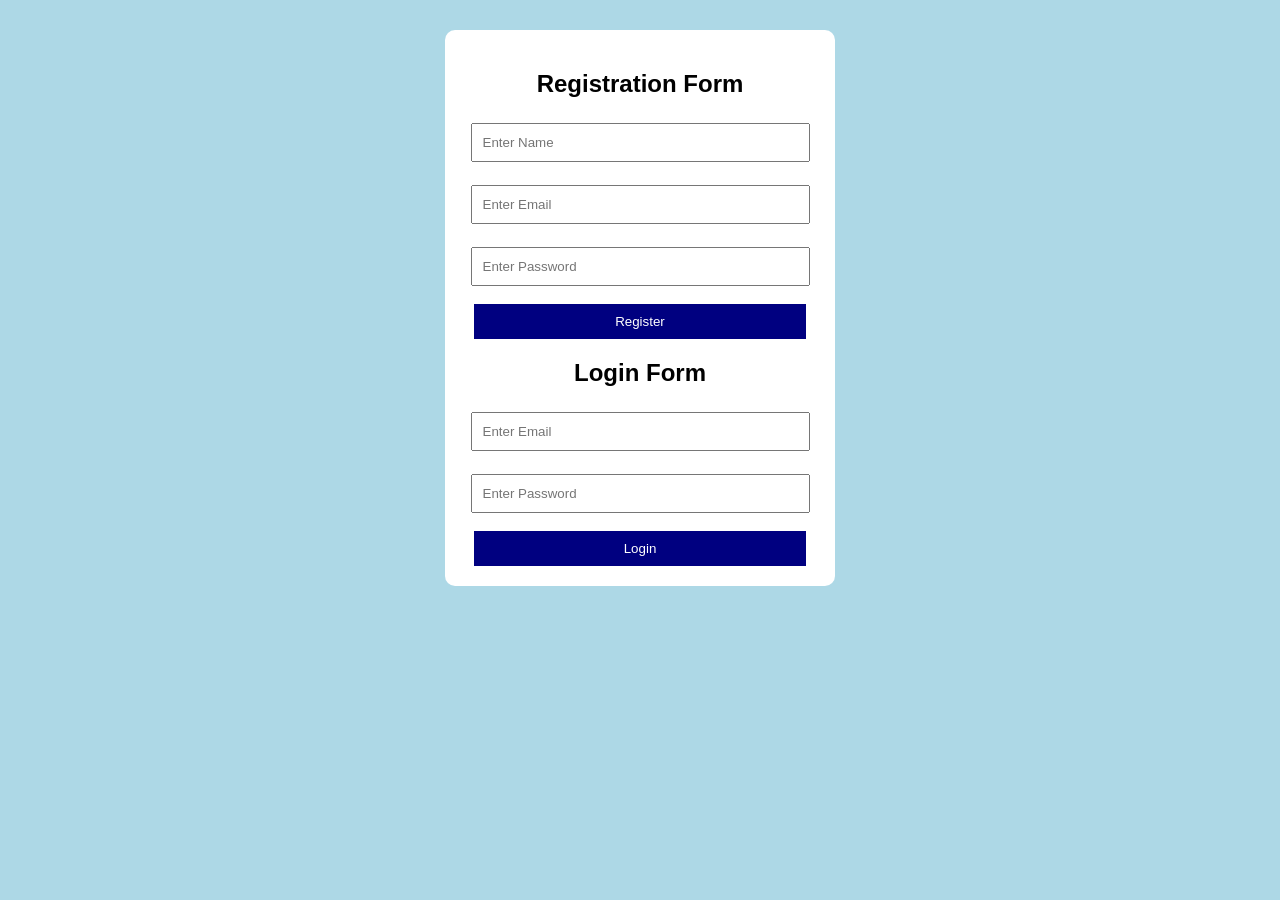
<file: client-side-form-validation/index.html>
<!DOCTYPE html>
<html>
<head>
    <title>Form Validation</title>
    <link rel="stylesheet" href="style.css">
</head>
<body>

<div class="container">
    <h2>Registration Form</h2>

    <form id="registerForm">
        <input type="text" id="name" placeholder="Enter Name">
        <p id="nameError"></p>

        <input type="text" id="email" placeholder="Enter Email">
        <p id="emailError"></p>

        <input type="password" id="password" placeholder="Enter Password">
        <p id="passwordError"></p>

        <button type="submit">Register</button>
    </form>

    <h2>Login Form</h2>

    <form id="loginForm">
        <input type="text" id="loginEmail" placeholder="Enter Email">
        <p id="loginEmailError"></p>

        <input type="password" id="loginPassword" placeholder="Enter Password">
        <p id="loginPasswordError"></p>

        <button type="submit">Login</button>
    </form>
</div>

<script src="script.js"></script>
</body>
</html>
</file>
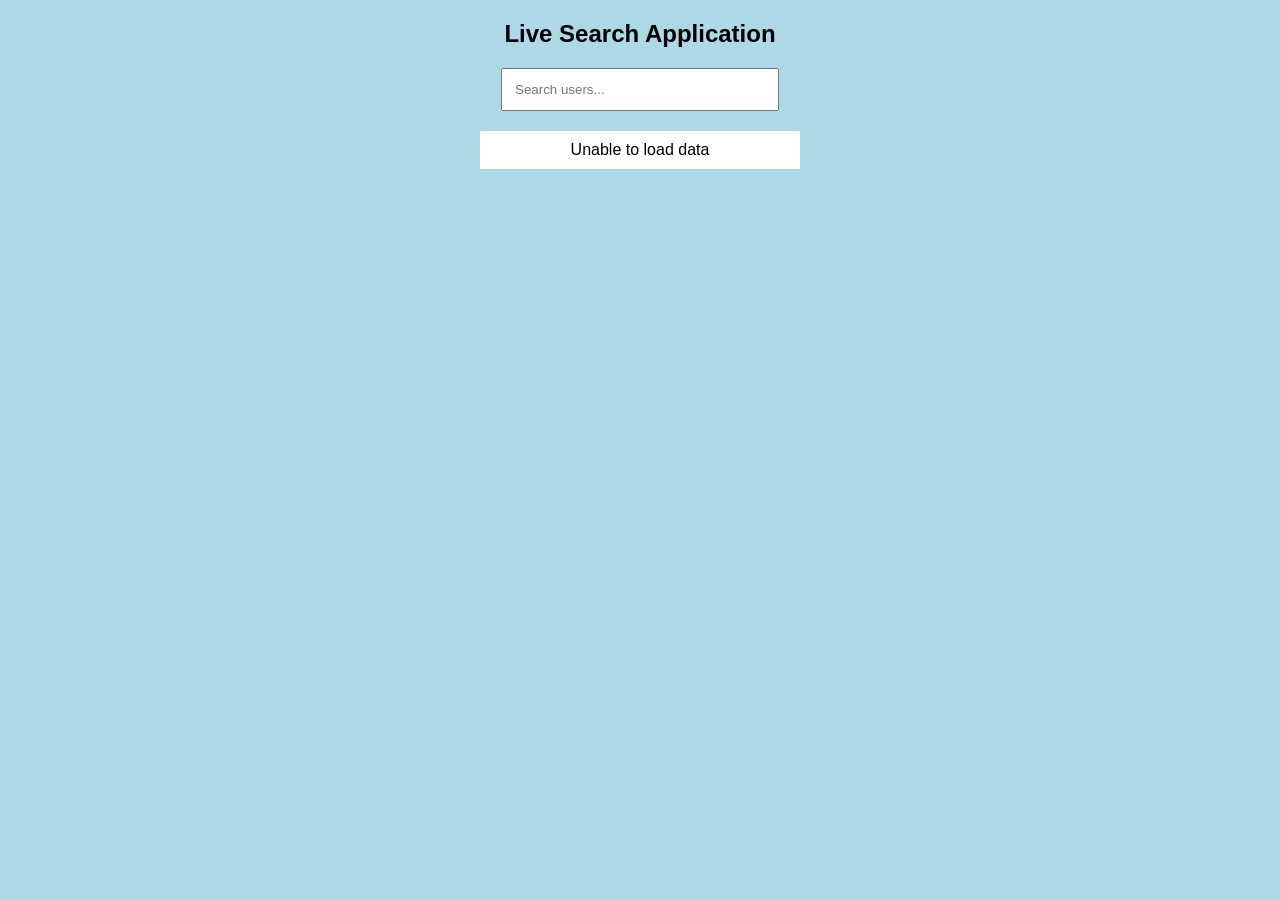
<file: live-search/index.html>
<!DOCTYPE html>
<html>
<head>
    <title>Live Search</title>
    <link rel="stylesheet" href="style.css">
</head>
<body>

<h2>Live Search Application</h2>

<input type="text" id="search" placeholder="Search users...">

<div id="results"></div>

<script src="script.js"></script>
</body>
</html>
</file>
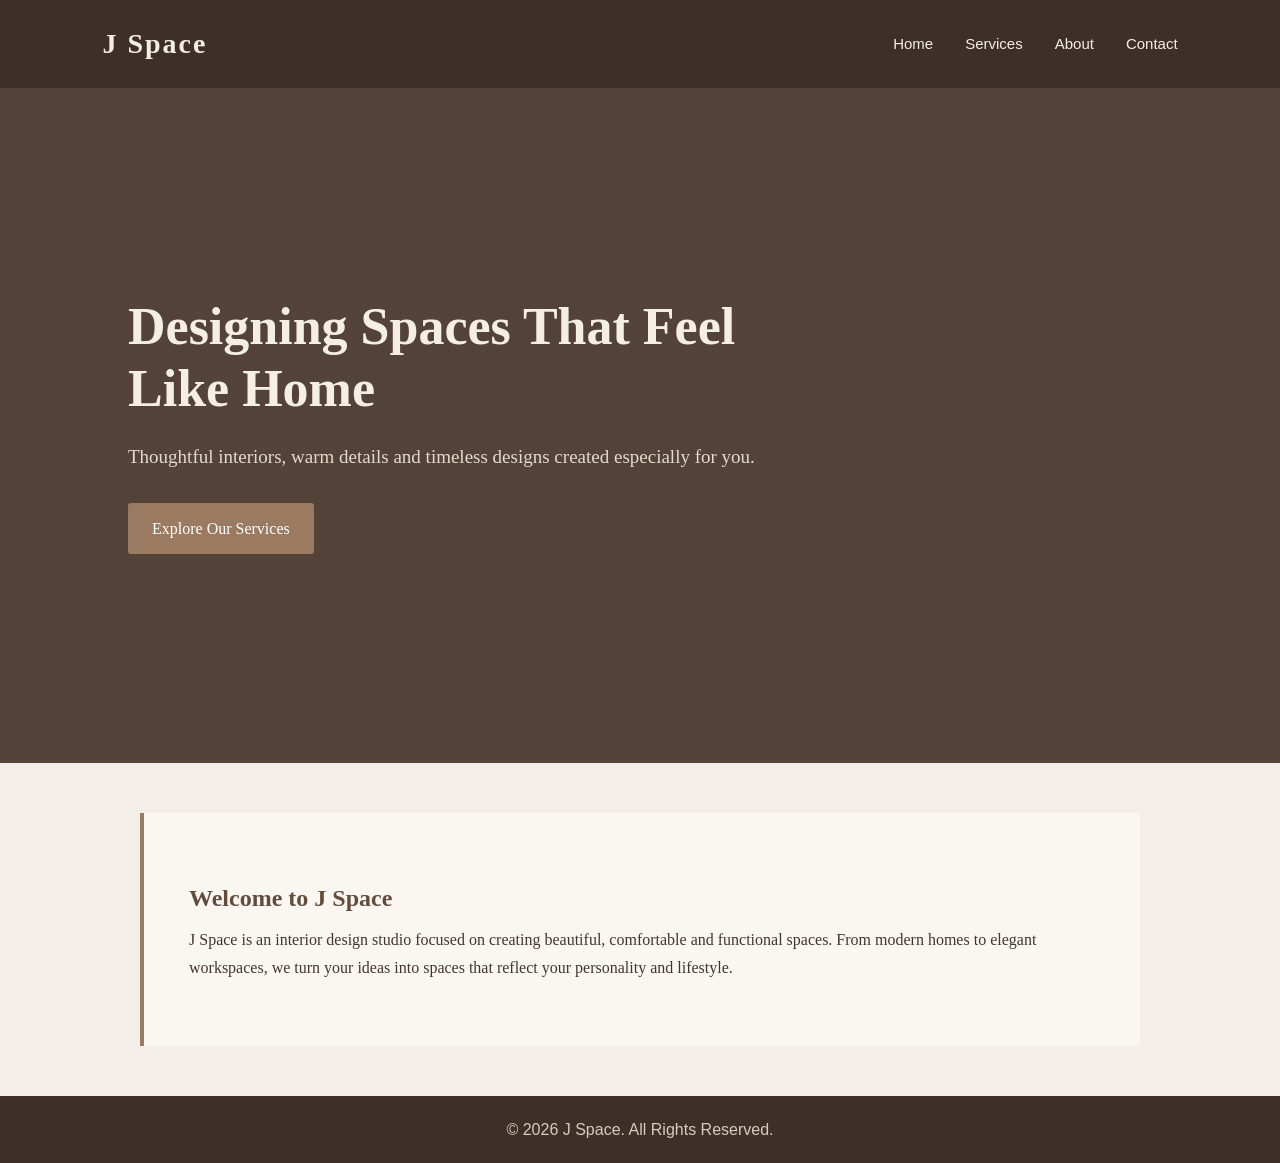
<file: Multi-page business/index.html>
<!DOCTYPE html>
<html lang="en">
<head>
    <meta charset="UTF-8">
    <meta name="viewport" content="width=device-width, initial-scale=1.0">
    <title>Home - J Space</title>
    <link rel="stylesheet" href="style.css">
</head>
<body>

<header>
    <div class="logo">J Space</div>
    <nav>
        <a href="index.html">Home</a>
        <a href="services.html">Services</a>
        <a href="about.html">About</a>
        <a href="contact.html">Contact</a>
    </nav>
</header>

<main>
    <section class="hero">
        <div>
            <h1>Designing Spaces That Feel Like Home</h1>
            <p>
                Thoughtful interiors, warm details and timeless designs
                created especially for you.
            </p>
            <a href="services.html" class="btn">Explore Our Services</a>
        </div>
    </section>

    <section class="content">
        <h2>Welcome to J Space</h2>
        <p>
            J Space is an interior design studio focused on creating
            beautiful, comfortable and functional spaces. From modern
            homes to elegant workspaces, we turn your ideas into spaces
            that reflect your personality and lifestyle.
        </p>
    </section>
</main>

<footer>
    <p>&copy; 2026 J Space. All Rights Reserved.</p>
</footer>

</body>
</html>
</file>
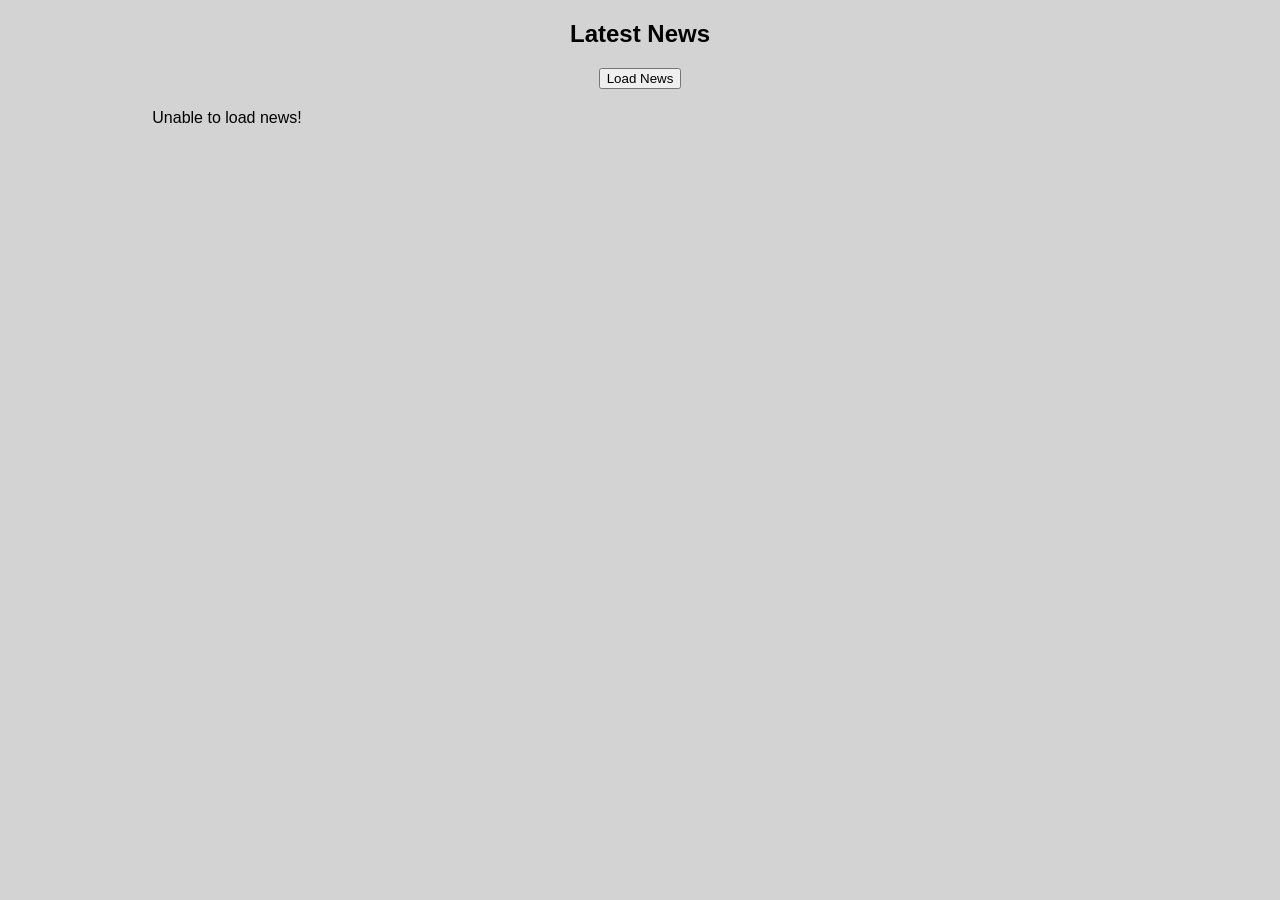
<file: news-feed/index.html>
<!DOCTYPE html>
<html>
<head>
    <title>News Feed</title>
    <link rel="stylesheet" href="style.css">
</head>
<body>

<h2>Latest News</h2>

<button onclick="getNews()">Load News</button>

<div id="news"></div>

<script src="script.js"></script>
</body>
</html>
</file>
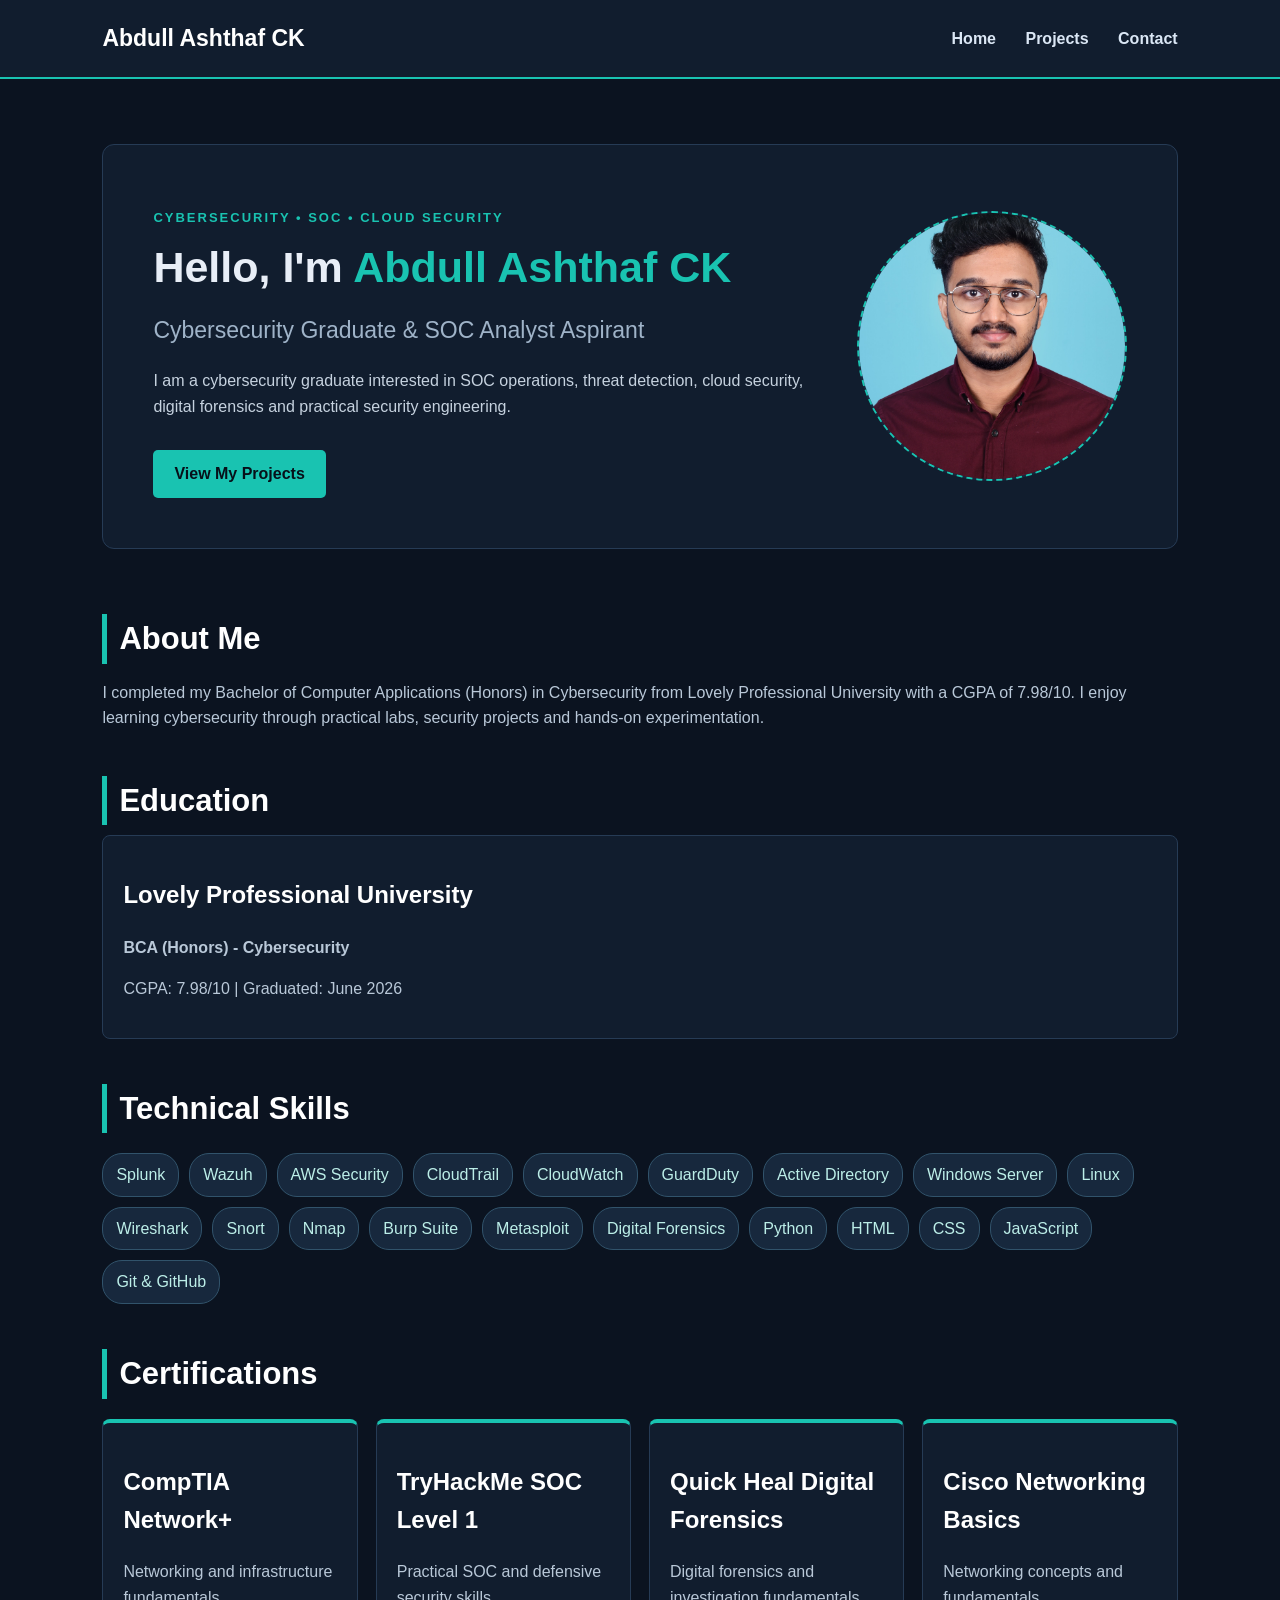
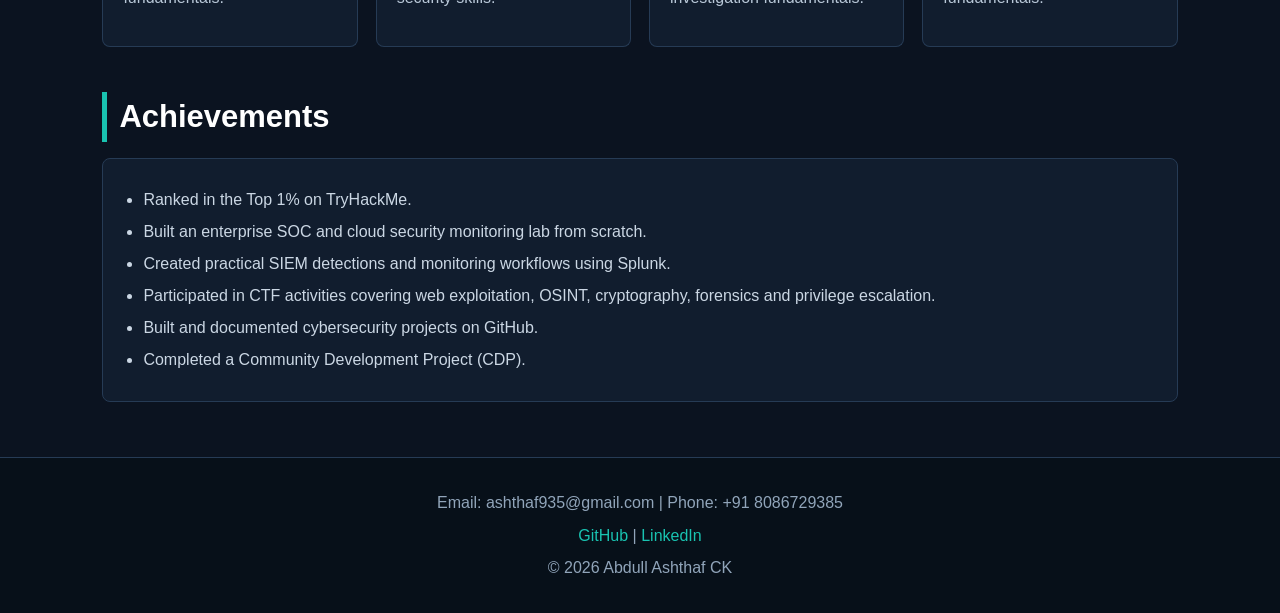
<file: portfolio/index.html>
<!DOCTYPE html>
<html lang="en">
<head>
<meta charset="UTF-8">
<meta name="viewport" content="width=device-width, initial-scale=1.0">
<title>Abdull Ashthaf CK | Portfolio</title>
<link rel="stylesheet" href="style.css">
</head>
<body>
<header>
    <div class="logo">Abdull Ashthaf CK</div>
    <nav>
        <a href="index.html">Home</a>
        <a href="projects.html">Projects</a>
        <a href="contact.html">Contact</a>
    </nav>
</header>

<main>
<section class="hero">
    <div>
        <p class="tag">CYBERSECURITY • SOC • CLOUD SECURITY</p>
        <h1>Hello, I'm <span>Abdull Ashthaf CK</span></h1>
        <h2>Cybersecurity Graduate &amp; SOC Analyst Aspirant</h2>
        <p>I am a cybersecurity graduate interested in SOC operations, threat detection,
        cloud security, digital forensics and practical security engineering.</p>
        <a class="button" href="projects.html">View My Projects</a>
    </div>
    <div class="photo"><img src="profile-photo.jpeg" alt="Profile photo"></div>
</section>

<section class="section">
    <h1>About Me</h1>
    <p>I completed my Bachelor of Computer Applications (Honors) in Cybersecurity from
    Lovely Professional University with a CGPA of 7.98/10. I enjoy learning cybersecurity
    through practical labs, security projects and hands-on experimentation.</p>
</section>

<section class="section">
    <h1>Education</h1>
    <div class="card">
        <h2>Lovely Professional University</h2>
        <p><strong>BCA (Honors) - Cybersecurity</strong></p>
        <p>CGPA: 7.98/10 | Graduated: June 2026</p>
    </div>
</section>

<section class="section">
    <h1>Technical Skills</h1>
    <div class="skills">
        <span>Splunk</span><span>Wazuh</span><span>AWS Security</span>
        <span>CloudTrail</span><span>CloudWatch</span><span>GuardDuty</span>
        <span>Active Directory</span><span>Windows Server</span><span>Linux</span>
        <span>Wireshark</span><span>Snort</span><span>Nmap</span>
        <span>Burp Suite</span><span>Metasploit</span><span>Digital Forensics</span>
        <span>Python</span><span>HTML</span><span>CSS</span><span>JavaScript</span>
        <span>Git &amp; GitHub</span>
    </div>
</section>

<section class="section">
    <h1>Certifications</h1>
    <div class="cert-grid">
        <div class="card"><h2>CompTIA Network+</h2><p>Networking and infrastructure fundamentals.</p></div>
        <div class="card"><h2>TryHackMe SOC Level 1</h2><p>Practical SOC and defensive security skills.</p></div>
        <div class="card"><h2>Quick Heal Digital Forensics</h2><p>Digital forensics and investigation fundamentals.</p></div>
        <div class="card"><h2>Cisco Networking Basics</h2><p>Networking concepts and fundamentals.</p></div>
    </div>
</section>

<section class="section">
    <h1>Achievements</h1>
    <ul class="achievements">
        <li>Ranked in the Top 1% on TryHackMe.</li>
        <li>Built an enterprise SOC and cloud security monitoring lab from scratch.</li>
        <li>Created practical SIEM detections and monitoring workflows using Splunk.</li>
        <li>Participated in CTF activities covering web exploitation, OSINT, cryptography, forensics and privilege escalation.</li>
        <li>Built and documented cybersecurity projects on GitHub.</li>
        <li>Completed a Community Development Project (CDP).</li>
    </ul>
</section>
</main>

<footer>
    <p>Email: ashthaf935@gmail.com | Phone: +91 8086729385</p>
    <p><a href="https://github.com/ashthaf" target="_blank">GitHub</a> |
    <a href="https://www.linkedin.com/in/abdull-ashthaf-ck-866889291/" target="_blank">LinkedIn</a></p>
    <p>&copy; 2026 Abdull Ashthaf CK</p>
</footer>
</body>
</html>
</file>
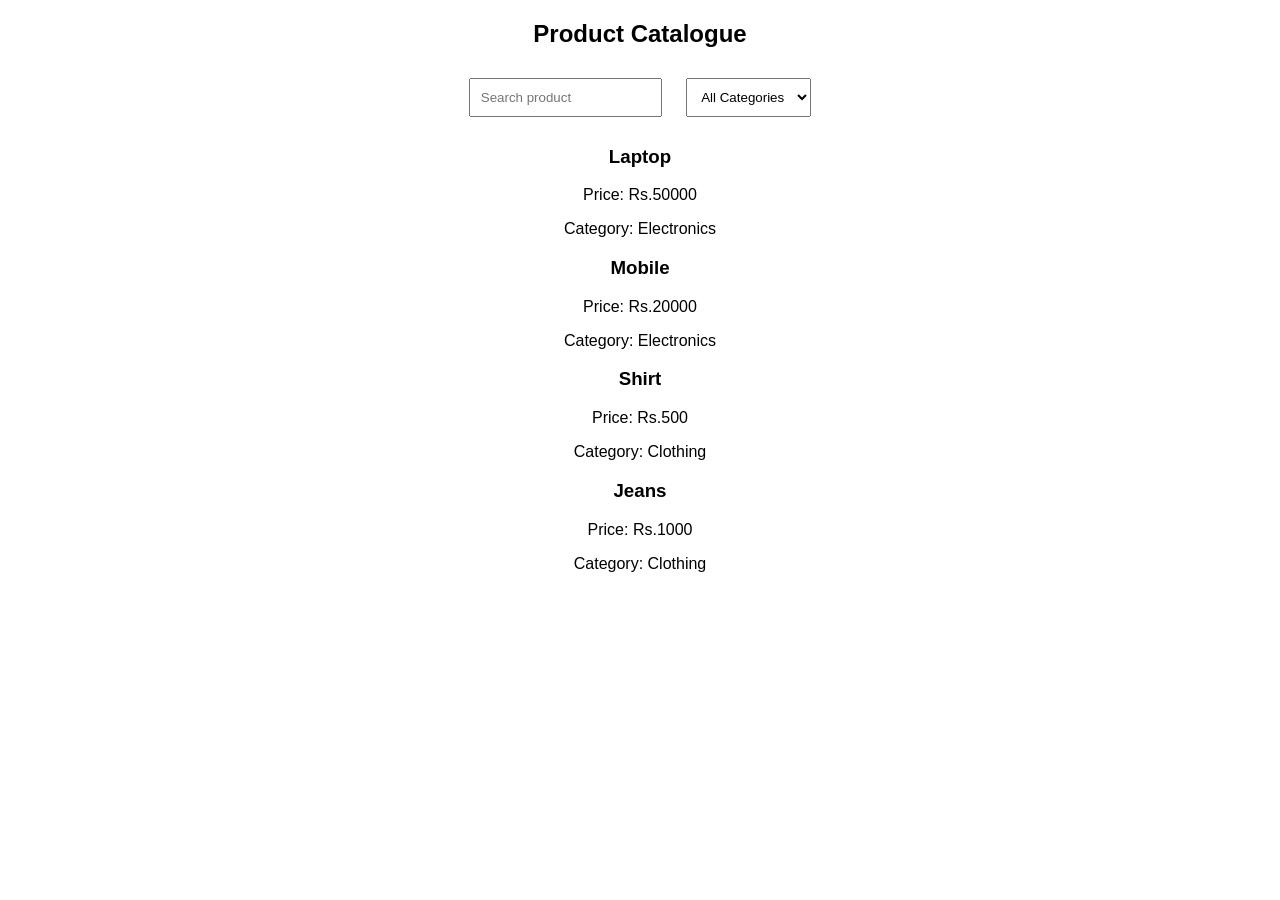
<file: product catalogue/index.html>
<!DOCTYPE html>
<html>
<head>
    <title>Product Catalogue</title>
    <link rel="stylesheet" href="style.css">
</head>
<body>

    <h2>Product Catalogue</h2>

    <input type="text" id="search" placeholder="Search product">

    <select id="category">
        <option value="All">All Categories</option>
        <option value="Electronics">Electronics</option>
        <option value="Clothing">Clothing</option>
    </select>

    <div id="products"></div>

    <script src="script.js"></script>
</body>
</html>
</file>
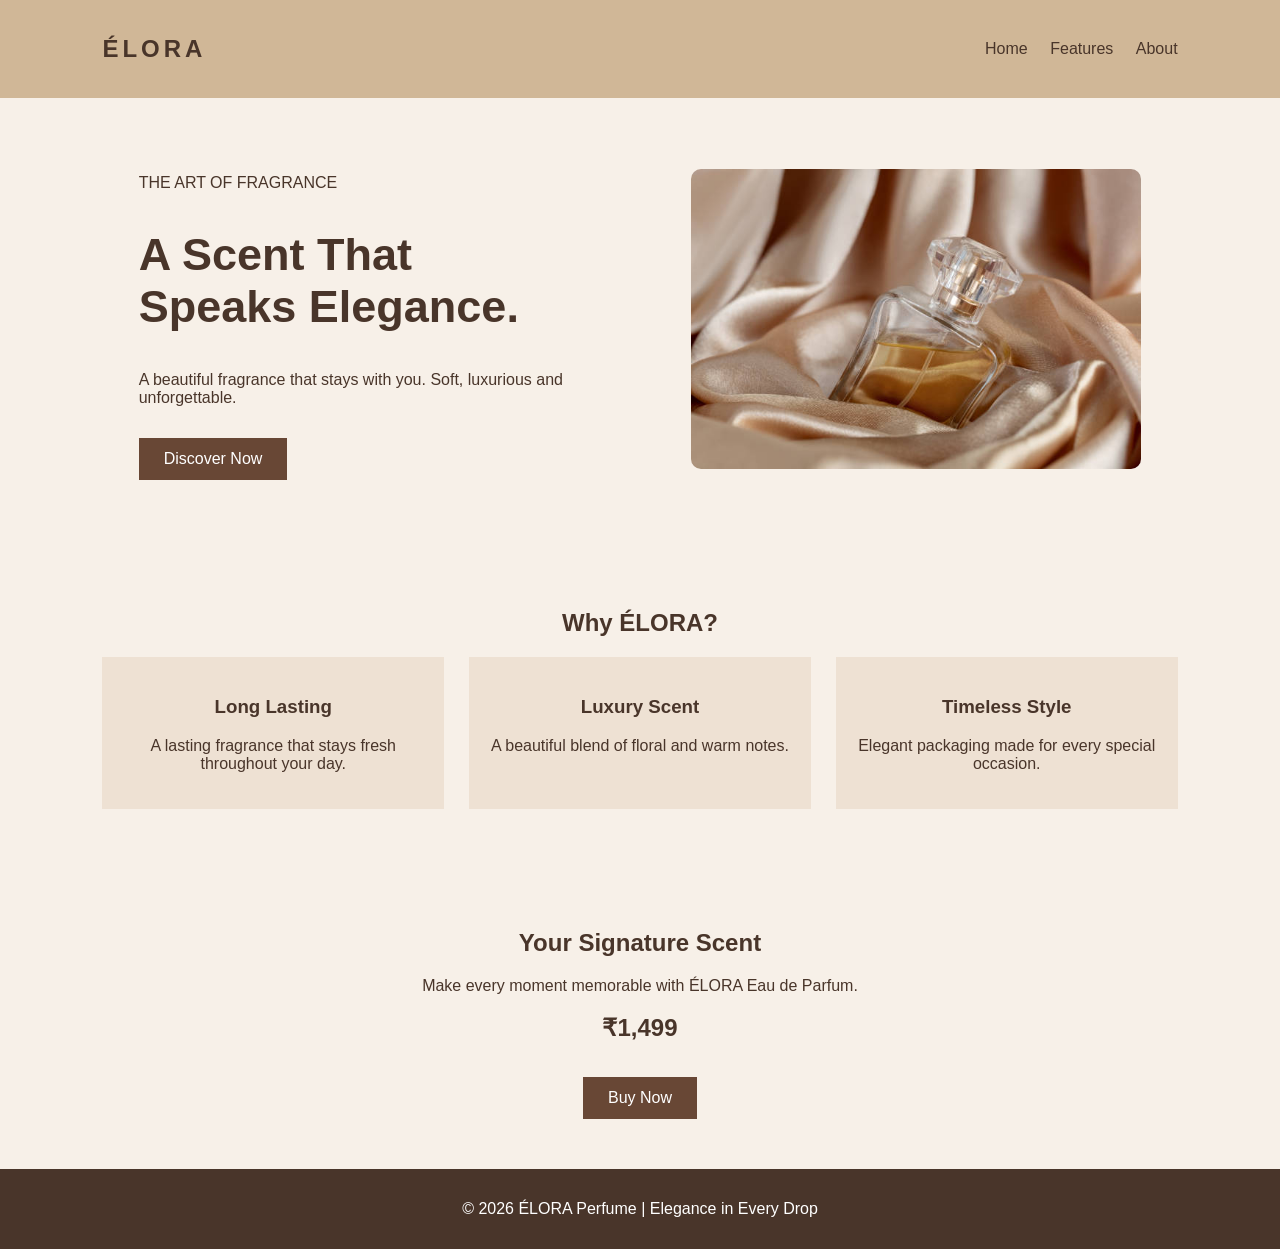
<file: product-landing/index.html>
<!DOCTYPE html>
<html lang="en">
<head>
    <meta charset="UTF-8">
    <meta name="viewport" content="width=device-width, initial-scale=1.0">
    <title>ÉLORA Perfume</title>
    <link rel="stylesheet" href="style.css">
</head>
<body>
    <nav>
        <h2>ÉLORA</h2>
        <div>
            <a href="#home">Home</a>
            <a href="#features">Features</a>
            <a href="#about">About</a>
        </div>
    </nav>
    <section id="home" class="hero">
        <div>
            <p>THE ART OF FRAGRANCE</p>
            <h1>A Scent That<br> Speaks Elegance.</h1>
            <p>A beautiful fragrance that stays with you.
               Soft, luxurious and unforgettable.</p>
            <a href="#about" class="btn">Discover Now</a>
        </div>
        <img src="perfume.jpg"
             alt="Elegant perfume bottle">
    </section>
    <section id="features">
        <h1>Why ÉLORA?</h1>
        <div class="features">
            <div>
                <h3>Long Lasting</h3>
                <p>A lasting fragrance that stays fresh throughout your day.</p>
            </div>
            <div>
                <h3>Luxury Scent</h3>
                <p>A beautiful blend of floral and warm notes.</p>
            </div>
            <div>
                <h3>Timeless Style</h3>
                <p>Elegant packaging made for every special occasion.</p>
            </div>
        </div>
    </section>
    <section id="about">
        <h1>Your Signature Scent</h1>
        <p>Make every moment memorable with ÉLORA Eau de Parfum.</p>
        <h2>₹1,499</h2>
        <a href="mailto:hello@elora.example?subject=ÉLORA%20Perfume%20Enquiry"
           class="btn">Buy Now</a>
    </section>
    <footer>
        <p>© 2026 ÉLORA Perfume | Elegance in Every Drop</p>
    </footer>
</body>
</html>
</file>
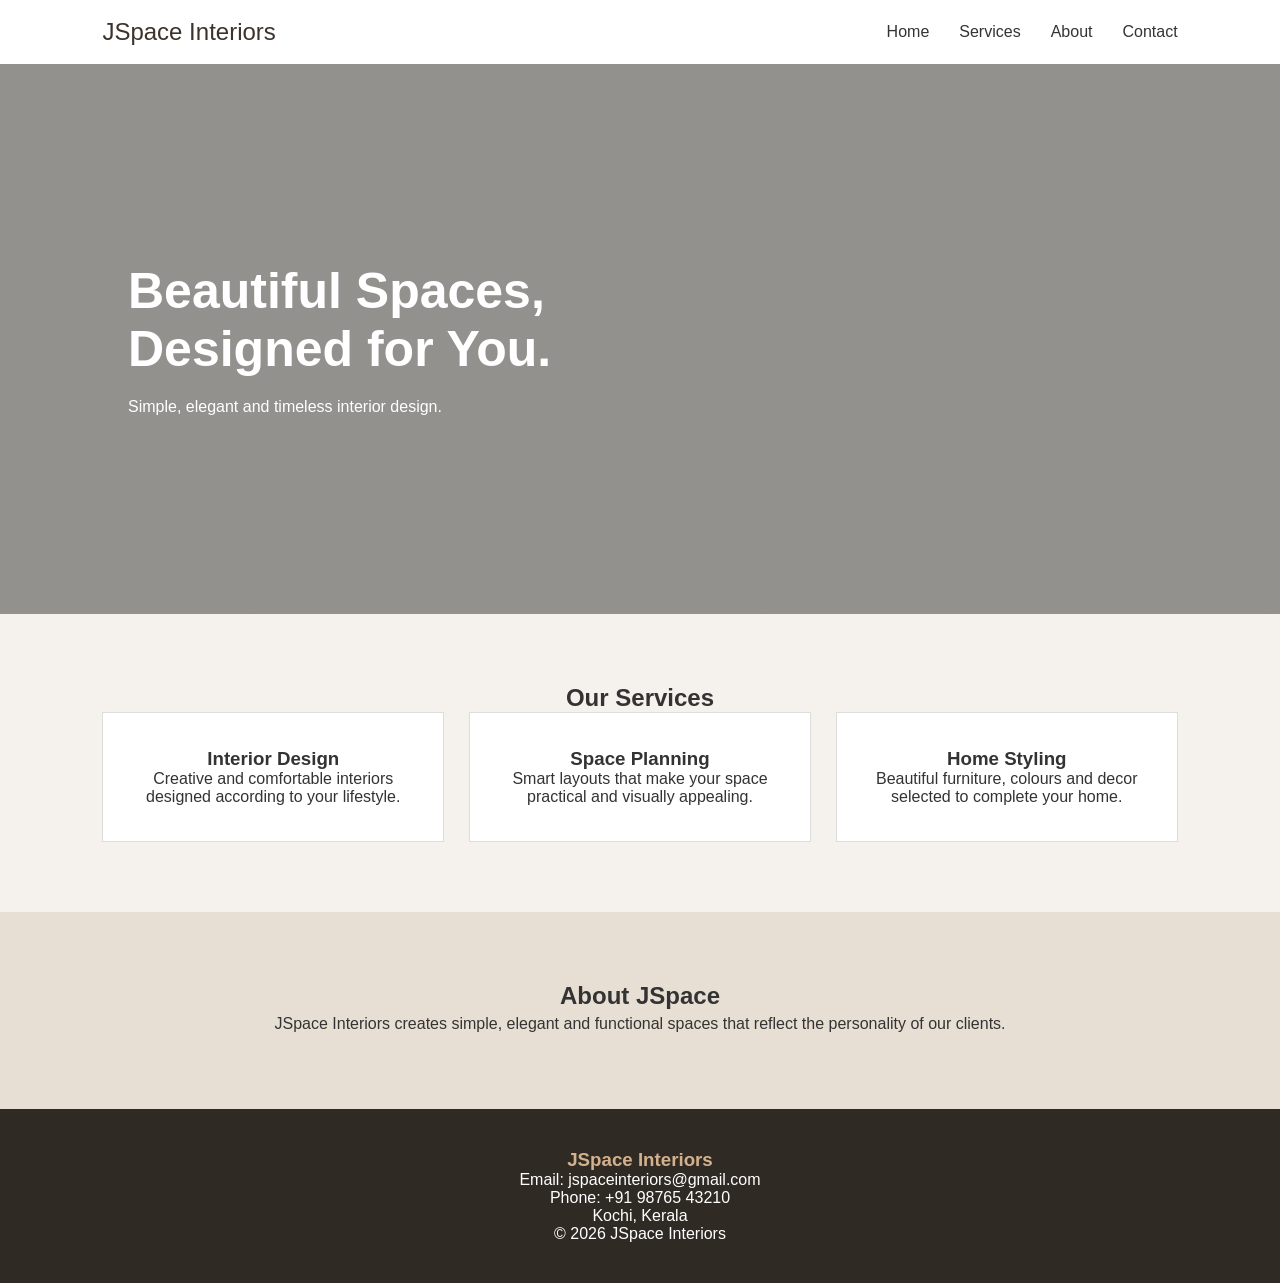
<file: Responsive home page/index.html>
<!DOCTYPE html>
<html lang="en">
<head>
    <meta charset="UTF-8">
    <meta name="viewport" content="width=device-width, initial-scale=1.0">
    <title>JSpace Interiors</title>
    <link rel="stylesheet" href="styles.css">
</head>
<body>
    <header>
        <div class="logo"><span>J</span>Space Interiors</div>
        <nav>
            <a href="#home">Home</a>
            <a href="#services">Services</a>
            <a href="#about">About</a>
            <a href="#contact">Contact</a>
        </nav>
    </header>
    <section class="hero" id="home">
        <div>
            <h1>Beautiful Spaces,<br>Designed for You.</h1>
            <p>Simple, elegant and timeless interior design.</p>
        </div>
    </section>
    <section class="services" id="services">
        <h2>Our Services</h2>
        <div class="services-grid">
            <div class="service-card">
                <h3>Interior Design</h3>
                <p>
                    Creative and comfortable interiors designed
                    according to your lifestyle.
                </p>
            </div>
            <div class="service-card">
                <h3>Space Planning</h3>
                <p>
                    Smart layouts that make your space practical
                    and visually appealing.
                </p>
            </div>
            <div class="service-card">
                <h3>Home Styling</h3>
                <p>
                    Beautiful furniture, colours and decor
                    selected to complete your home.
                </p>
            </div>
        </div>
    </section>
    <section class="about" id="about">
        <h2>About JSpace</h2>
        <p>
            JSpace Interiors creates simple, elegant and functional
            spaces that reflect the personality of our clients.
        </p>
    </section>
    <footer id="contact">
        <h3>JSpace Interiors</h3>
        <p>Email: jspaceinteriors@gmail.com</p>
        <p>Phone: +91 98765 43210</p>
        <p>Kochi, Kerala</p>
        <p class="copyright">
            &copy; 2026 JSpace Interiors
        </p>
    </footer>
</body>
</html>
</file>
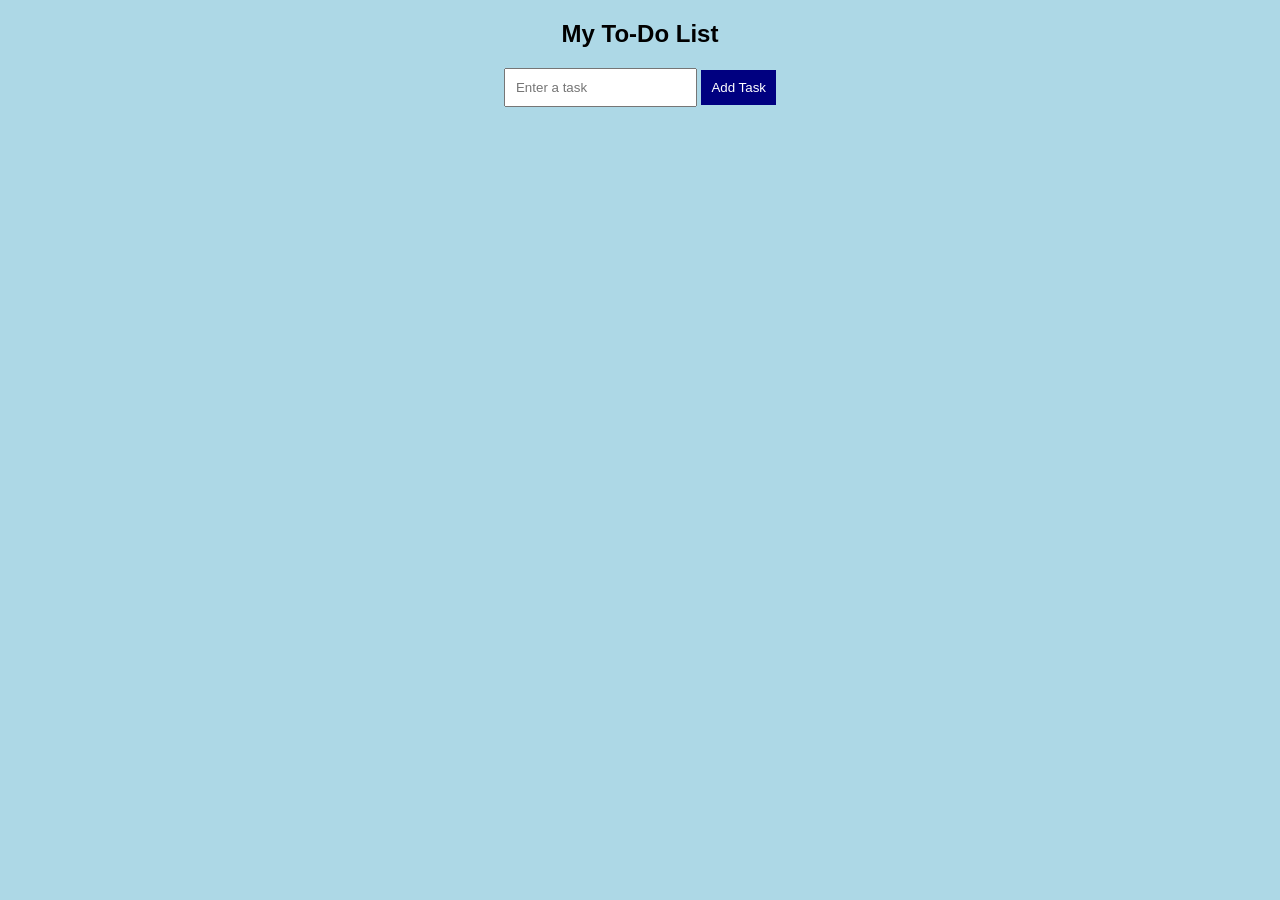
<file: to-do list/index.html>
<!DOCTYPE html>
<html>
<head>
    <title>To-Do List</title>
    <link rel="stylesheet" href="style.css">
</head>
<body>

<h2>My To-Do List</h2>

<input type="text" id="task" placeholder="Enter a task">
<button onclick="addTask()">Add Task</button>

<ul id="list"></ul>

<script src="script.js"></script>
</body>
</html>
</file>
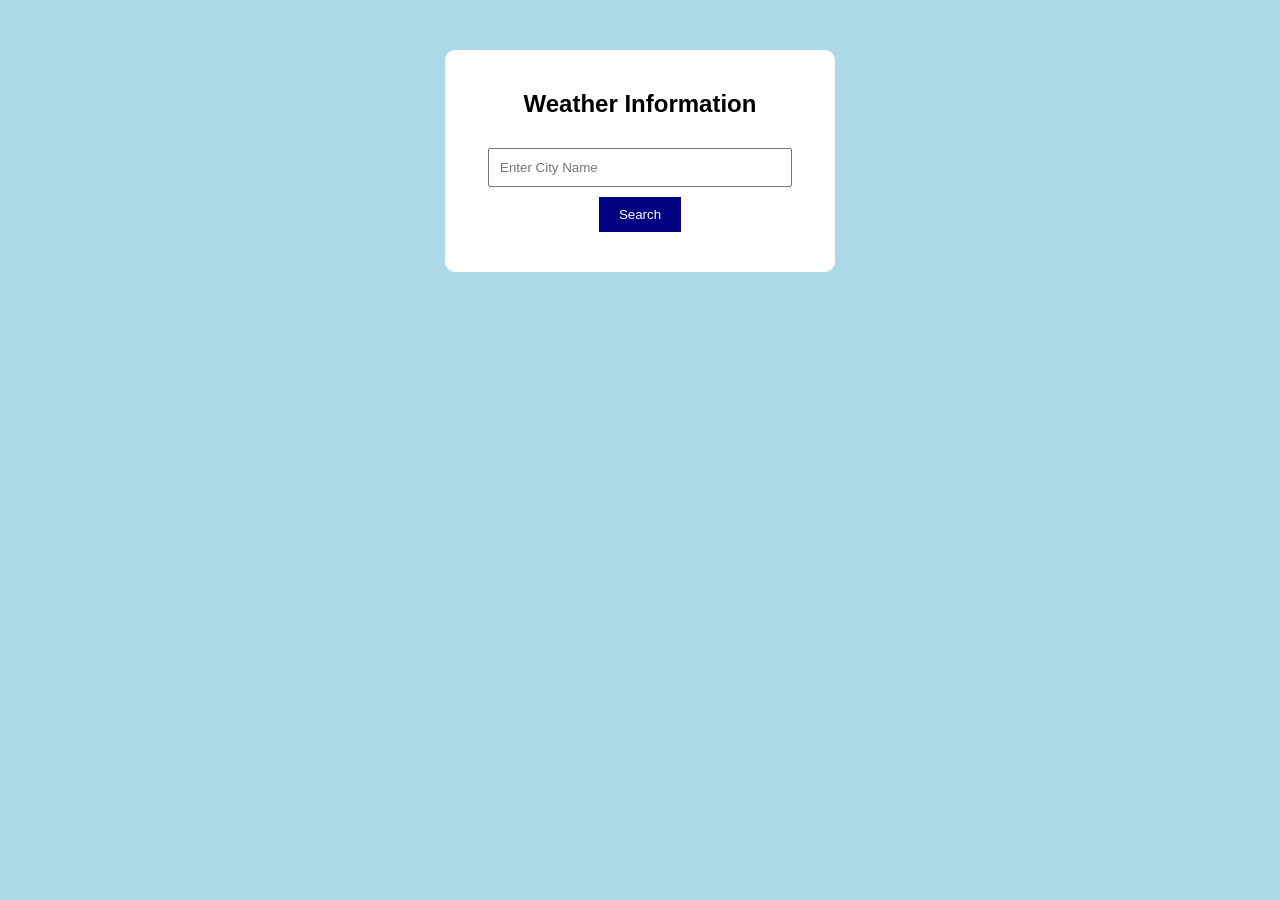
<file: weather-information/index.html>
<!DOCTYPE html>
<html>
<head>
    <title>Weather App</title>
    <link rel="stylesheet" href="style.css">
</head>
<body>

<div class="weather">
    <h2>Weather Information</h2>

    <input type="text" id="city" placeholder="Enter City Name">

    <button onclick="getWeather()">Search</button>

    <div id="result"></div>
</div>

<script src="script.js"></script>
</body>
</html>
</file>
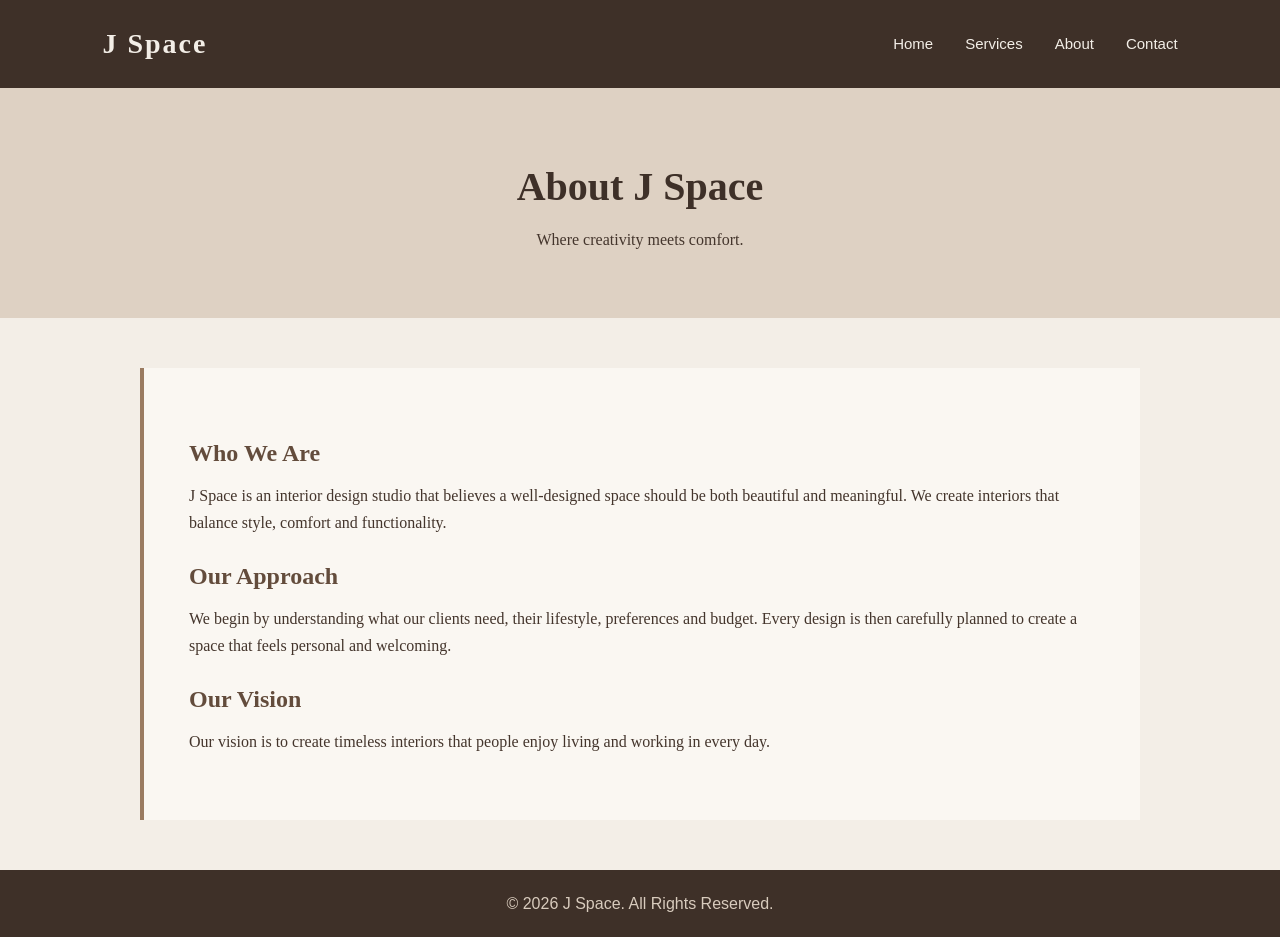
<file: Multi-page business/about.html>
<!DOCTYPE html>
<html lang="en">
<head>
    <meta charset="UTF-8">
    <meta name="viewport" content="width=device-width, initial-scale=1.0">
    <title>About - J Space</title>
    <link rel="stylesheet" href="style.css">
</head>
<body>

<header>
    <div class="logo">J Space</div>
    <nav>
        <a href="index.html">Home</a>
        <a href="services.html">Services</a>
        <a href="about.html">About</a>
        <a href="contact.html">Contact</a>
    </nav>
</header>

<main>
    <section class="page-title">
        <h1>About J Space</h1>
        <p>Where creativity meets comfort.</p>
    </section>

    <section class="content">
        <h2>Who We Are</h2>
        <p>
            J Space is an interior design studio that believes a well-designed
            space should be both beautiful and meaningful. We create interiors
            that balance style, comfort and functionality.
        </p>

        <h2>Our Approach</h2>
        <p>
            We begin by understanding what our clients need, their lifestyle,
            preferences and budget. Every design is then carefully planned to
            create a space that feels personal and welcoming.
        </p>

        <h2>Our Vision</h2>
        <p>
            Our vision is to create timeless interiors that people enjoy
            living and working in every day.
        </p>
    </section>
</main>

<footer>
    <p>&copy; 2026 J Space. All Rights Reserved.</p>
</footer>

</body>
</html>
</file>
<file: client-side-form-validation/style.css>
body {
    font-family: Arial;
    background: lightblue;
    text-align: center;
}

.container {
    background: white;
    width: 350px;
    margin: 30px auto;
    padding: 20px;
    border-radius: 10px;
}

input {
    width: 90%;
    padding: 10px;
    margin: 5px;
}

button {
    background: navy;
    color: white;
    padding: 10px;
    border: none;
    width: 95%;
}

p {
    color: red;
    font-size: 13px;
}

@media(max-width: 600px) {
    .container {
        width: 85%;
    }
}
</file>
<file: live-search/style.css>
body {
    font-family: Arial;
    text-align: center;
    background: lightblue;
}

input {
    padding: 12px;
    width: 250px;
}

#results {
    background: white;
    width: 300px;
    margin: 20px auto;
    padding: 10px;
}

.item {
    padding: 10px;
    border-bottom: 1px solid gray;
}

@media(max-width: 600px) {
    #results {
        width: 85%;
    }
}
</file>
<file: Multi-page business/style.css>
* {
    margin: 0;
    padding: 0;
    box-sizing: border-box;
}

body {
    font-family: Georgia, serif;
    line-height: 1.7;
    background: #f3eee7;
    color: #44352c;
}

/* Header */
header {
    background: #3e3028;
    color: #f3eee7;
    padding: 20px 8%;
    display: flex;
    justify-content: space-between;
    align-items: center;
}

.logo {
    font-size: 28px;
    font-weight: bold;
    letter-spacing: 2px;
}

nav a {
    color: #f3eee7;
    text-decoration: none;
    margin-left: 28px;
    font-family: Arial, sans-serif;
    font-size: 15px;
}

nav a:hover {
    color: #c7a98b;
}

/* Hero */
.hero {
    min-height: 75vh;
    display: flex;
    align-items: center;
    padding: 80px 10%;
    background: linear-gradient(
        rgba(62, 48, 40, .72),
        rgba(62, 48, 40, .72)
    ),
    #8b725e;
}

.hero div {
    max-width: 650px;
}

.hero h1 {
    color: #f5eee5;
    font-size: 52px;
    line-height: 1.2;
    margin-bottom: 20px;
}

.hero p {
    color: #e5d9cc;
    font-size: 19px;
    margin-bottom: 30px;
}

.btn,
button {
    display: inline-block;
    background: #9a7b61;
    color: white;
    padding: 12px 24px;
    border: none;
    border-radius: 3px;
    text-decoration: none;
    cursor: pointer;
}

.btn:hover,
button:hover {
    background: #765a46;
}

/* Page title */
.page-title {
    text-align: center;
    padding: 65px 20px;
    background: #ded1c3;
}

.page-title h1 {
    color: #3e3028;
    font-size: 40px;
    margin-bottom: 5px;
}

/* Content */
.content {
    width: 80%;
    max-width: 1000px;
    margin: 50px auto;
    background: #faf7f2;
    padding: 45px;
    border-left: 4px solid #9a7b61;
}

.content h2 {
    color: #634c3c;
    margin-bottom: 8px;
    margin-top: 20px;
}

.content p {
    margin-bottom: 20px;
}

/* Services */
.services {
    width: 85%;
    max-width: 1100px;
    margin: 50px auto;
    display: grid;
    grid-template-columns: repeat(3, 1fr);
    gap: 25px;
}

.card {
    background: #faf7f2;
    padding: 30px;
    border: 1px solid #d6c6b6;
    transition: .3s;
}

.card:hover {
    transform: translateY(-5px);
}

.card span {
    color: #9a7b61;
    font-size: 14px;
}

.card h2 {
    color: #4d392e;
    margin: 8px 0;
}

/* Contact */
.contact {
    width: 85%;
    max-width: 1100px;
    margin: 50px auto;
    display: flex;
    gap: 35px;
}

form,
.contact-info {
    background: #faf7f2;
    padding: 35px;
    flex: 1;
    border: 1px solid #d6c6b6;
}

form label {
    display: block;
    margin-top: 12px;
    font-weight: bold;
}

input,
select,
textarea {
    width: 100%;
    padding: 11px;
    margin-top: 5px;
    border: 1px solid #cdbca9;
    background: #fffdf9;
    color: #44352c;
    border-radius: 3px;
    font-family: Arial, sans-serif;
}

button {
    margin-top: 20px;
}

.contact-info h2 {
    color: #4d392e;
    margin-bottom: 15px;
}

.contact-info p {
    margin-bottom: 15px;
}

/* Footer */
footer {
    background: #3e3028;
    color: #d8cbbd;
    text-align: center;
    padding: 20px;
    font-family: Arial, sans-serif;
}

/* Responsive */
@media (max-width: 700px) {

    header {
        flex-direction: column;
        gap: 15px;
    }

    nav a {
        margin: 0 7px;
    }

    .hero {
        min-height: 65vh;
        padding: 60px 8%;
    }

    .hero h1 {
        font-size: 36px;
    }

    .services,
    .contact {
        grid-template-columns: 1fr;
        flex-direction: column;
        width: 90%;
    }

    .content {
        width: 90%;
        padding: 30px;
    }

    .page-title h1 {
        font-size: 32px;
    }
}
</file>
<file: news-feed/style.css>
body {
    font-family: Arial;
    background: lightgray;
    text-align: center;
}

#news {
    display: grid;
    grid-template-columns: repeat(3, 1fr);
    gap: 15px;
    padding: 20px;
}

.article {
    background: white;
    padding: 15px;
    border-radius: 10px;
}

.article img {
    width: 100%;
    height: 150px;
    object-fit: cover;
}

@media(max-width: 600px) {
    #news {
        grid-template-columns: 1fr;
    }
}
</file>
<file: portfolio/style.css>
* {
    box-sizing: border-box;
}

body {
    margin: 0;
    font-family: Arial, sans-serif;
    background-color: #0b1320;
    color: #e8eef7;
    line-height: 1.6;
}

header {
    background-color: #111d2e;
    padding: 20px 8%;
    display: flex;
    justify-content: space-between;
    align-items: center;
    border-bottom: 2px solid #19c3b1;
}

.logo {
    color: white;
    font-size: 23px;
    font-weight: bold;
}

nav a {
    color: #dbe7f5;
    text-decoration: none;
    margin-left: 25px;
    font-weight: bold;
}

nav a:hover {
    color: #19c3b1;
}

main {
    min-height: 75vh;
}

.hero {
    width: 84%;
    max-width: 1100px;
    margin: 65px auto;
    padding: 50px;
    background-color: #111d2e;
    border: 1px solid #263b55;
    border-radius: 12px;
    display: flex;
    justify-content: space-between;
    align-items: center;
    gap: 50px;
}

.hero > div:first-child {
    flex: 1;
}

.tag {
    color: #19c3b1;
    font-size: 13px;
    font-weight: bold;
    letter-spacing: 2px;
}

.hero h1 {
    font-size: 43px;
    line-height: 1.2;
    margin: 12px 0;
}

.hero h1 span {
    color: #19c3b1;
}

.hero h2 {
    color: #9fb3c8;
    font-size: 23px;
    font-weight: normal;
}

.hero p:not(.tag) {
    color: #c6d2df;
    max-width: 650px;
}

.button {
    display: inline-block;
    margin-top: 15px;
    padding: 11px 21px;
    background-color: #19c3b1;
    color: #071019;
    text-decoration: none;
    font-weight: bold;
    border-radius: 5px;
}

.button:hover {
    background-color: #62e0d2;
}

.photo {
    width: 270px;
    height: 270px;
    background-color: #17283d;
    border: 2px dashed #19c3b1;
    display: flex;
    justify-content: center;
    align-items: center;
    color: #8fa6bb;
    border-radius: 50%;
}

.section {
    width: 84%;
    max-width: 1100px;
    margin: 45px auto;
}

.section h1 {
    color: white;
    font-size: 31px;
    margin-bottom: 10px;
    border-left: 5px solid #19c3b1;
    padding-left: 12px;
}

.section > p {
    color: #b9c8d8;
}

.card,
.project-card {
    background-color: #111d2e;
    border: 1px solid #263b55;
    border-radius: 8px;
}

.card {
    padding: 20px;
}

.card h2,
.project-card h2 {
    color: white;
}

.card p,
.project-card p {
    color: #b9c8d8;
}

.skills {
    display: flex;
    flex-wrap: wrap;
    gap: 10px;
    margin-top: 20px;
}

.skills span {
    background-color: #17283d;
    color: #bceee8;
    border: 1px solid #31536b;
    padding: 8px 13px;
    border-radius: 20px;
}

.cert-grid {
    display: grid;
    grid-template-columns: repeat(4, 1fr);
    gap: 18px;
    margin-top: 20px;
}

.cert-grid .card {
    border-top: 4px solid #19c3b1;
}

.achievements {
    background-color: #111d2e;
    border: 1px solid #263b55;
    border-radius: 8px;
    padding: 25px 40px;
    color: #cbd7e4;
    line-height: 2;
}

.project-grid {
    display: grid;
    grid-template-columns: repeat(2, 1fr);
    gap: 25px;
    margin-top: 30px;
}

.project-card {
    padding: 20px;
    border-top: 4px solid #19c3b1;
}

.project-card:hover {
    border-color: #62e0d2;
}

.project-image {
    height: 120px;
    background-color: #17283d;
    border: 1px solid #31536b;
    display: flex;
    align-items: center;
    justify-content: center;
    color: #19c3b1;
    font-weight: bold;
    letter-spacing: 1px;
    margin-bottom: 18px;
    border-radius: 5px;
}

.project-card a,
.card a {
    color: #19c3b1;
    text-decoration: none;
    font-weight: bold;
}

.three-grid,
.contact-grid {
    display: grid;
    grid-template-columns: repeat(3, 1fr);
    gap: 18px;
}

.contact-grid {
    grid-template-columns: repeat(2, 1fr);
    margin: 25px 0;
}

.contact-section {
    max-width: 850px;
}

form {
    background-color: #111d2e;
    border: 1px solid #263b55;
    border-radius: 8px;
    padding: 25px;
    display: flex;
    flex-direction: column;
    gap: 18px;
}

.form-group {
    display: flex;
    flex-direction: column;
    gap: 7px;
}

label {
    color: white;
    font-weight: bold;
}

input,
textarea {
    font-family: Arial, sans-serif;
    font-size: 16px;
    padding: 11px;
    background-color: #17283d;
    color: white;
    border: 1px solid #31536b;
    border-radius: 4px;
}

textarea {
    resize: vertical;
}

button {
    width: 145px;
    padding: 11px;
    background-color: #19c3b1;
    color: #071019;
    border: none;
    border-radius: 4px;
    cursor: pointer;
    font-size: 16px;
    font-weight: bold;
}

.note {
    color: #8498ad;
    font-size: 13px;
    margin: 0;
}

footer {
    background-color: #071019;
    color: #91a5ba;
    text-align: center;
    padding: 25px;
    margin-top: 55px;
    border-top: 1px solid #263b55;
}

footer p {
    margin: 7px;
}

footer a {
    color: #19c3b1;
    text-decoration: none;
}

@media (max-width: 480px) {
    header {
        flex-direction: column;
        gap: 15px;
        padding: 17px 10px;
    }

    nav a {
        margin: 0 6px;
        font-size: 14px;
    }

    .hero {
        width: 90%;
        margin: 35px auto;
        padding: 30px 20px;
        flex-direction: column;
        text-align: center;
        gap: 30px;
    }

    .hero h1 {
        font-size: 31px;
    }

    .hero h2 {
        font-size: 19px;
    }

    .photo {
        width: 210px;
        height: 210px;
    }

    .section {
        width: 90%;
        margin: 32px auto;
    }

    .section h1 {
        font-size: 27px;
    }

    .cert-grid,
    .project-grid,
    .three-grid,
    .contact-grid {
        grid-template-columns: 1fr;
    }

    .achievements {
        padding: 20px 30px;
    }

    footer {
        font-size: 14px;
    }
}
.photo {
    overflow: hidden;
}

.photo img {
    width: 100%;
    height: 100%;
    object-fit: cover;
    display: block;
}
</file>
<file: product catalogue/style.css>
body {
    margin: 0;
    font-family: Arial;
    text-align: center;
}

/* Header */
header {
    background: navy;
    color: white;
    padding: 15px;
    display: flex;
    justify-content: space-between;
}

/* Navigation */
nav a {
    color: white;
    text-decoration: none;
    margin: 10px;
}

/* Sections */
section, .hero {
    padding: 20px;
    background: lightblue;
}

/* Grid */
.grid, .gallery {
    display: grid;
    grid-template-columns: repeat(3, 1fr);
    gap: 10px;
}

/* Flex */
.box, .projects {
    display: flex;
    justify-content: center;
    gap: 10px;
}

/* Cards */
.grid div, .projects div, .box p {
    background: lightgray;
    padding: 20px;
}

/* Images */
img {
    width: 100%;
}

/* Hover */
img:hover {
    transform: scale(1.1);
}

/* Button */
button {
    background: navy;
    color: white;
    padding: 10px;
    border: none;
}

/* Footer */
footer {
    background: navy;
    color: white;
    text-align: center;
    padding: 15px;
}

input, select {
    padding: 10px;
    margin: 10px;
}

/* Mobile */
@media (max-width: 600px) {
    header, .box, .projects {
        flex-direction: column;
        text-align: center;
    }

    .grid, .gallery {
        grid-template-columns: 1fr;
    }
}
</file>
<file: product-landing/style.css>
* {
    box-sizing: border-box;
    scroll-behavior: smooth;
}

body {
    margin: 0;
    font-family: Arial, sans-serif;
    background: #f7f0e8;
    color: #49352a;
}

nav {
    background: #cdb290eb;
    padding: 15px 8%;
    display: flex;
    justify-content: space-between;
    align-items: center;
    position: sticky;
    top: 0;
    z-index: 10;
}

nav h2 {
    letter-spacing: 4px;
}

nav a {
    color: #49352a;
    text-decoration: none;
    margin-left: 18px;
}

.hero {
    display: flex;
    align-items: center;
    justify-content: space-around;
    padding: 60px 8%;
    gap: 30px;
}

.hero div {
    max-width: 450px;
}

.hero h1 {
    font-size: 45px;
}

.hero img {
    width: 45%;
    max-width: 450px;
    border-radius: 10px;
}

.btn {
    display: inline-block;
    background: #684735;
    color: white;
    padding: 12px 25px;
    text-decoration: none;
    margin-top: 15px;
}

#features, #about {
    text-align: center;
    padding: 50px 8%;
}

.features {
    display: flex;
    gap: 25px;
    justify-content: center;
}

.features div {
    padding: 20px;
    background: #eee1d3;
    flex: 1;
}

footer {
    text-align: center;
    padding: 15px;
    background: #49352a;
    color: white;
}

@media (max-width: 600px) {
    nav {
        padding: 12px;
    }

    nav a {
        margin-left: 8px;
        font-size: 13px;
    }

    .hero, .features {
        flex-direction: column;
    }

    .hero h1 {
        font-size: 32px;
    }

    .hero img {
        width: 100%;
    }
}
</file>
<file: Responsive home page/styles.css>
* {
    margin: 0;
    padding: 0;
    box-sizing: border-box;
}

body {
    font-family: Arial, sans-serif;
    color: #333;
    background: #f5f2ed;
}

/* Header */
header {
    display: flex;
    justify-content: space-between;
    align-items: center;
    padding: 18px 8%;
    background: white;
    position: sticky;
    top: 0;
}

.logo { font-size: 24px; color: #3d332b; }

nav { display: flex; gap: 30px; }

nav a {
    text-decoration: none;
    color: #333;
}

nav a:hover { color: #9a7653; }

/* Hero */
.hero {
    height: 550px;
    display: flex;
    align-items: center;
    padding: 10%;
    color: white;
    background: linear-gradient(#0006, #0006),
    url("https://images.unsplash.com/photo-1600210492486-724fe5c67fb0?auto=format&fit=crop&w=1600&q=80") center/cover;
}

.hero h1 { font-size: 50px; margin-bottom: 20px; }

/* Services */
.services {
    padding: 70px 8%;
    text-align: center;
}

.services-grid {
    display: grid;
    grid-template-columns: repeat(3, 1fr);
    gap: 25px;
}

.service-card {
    background: white;
    padding: 35px;
    border: 1px solid #ddd;
}

/* About */
.about {
    padding: 70px 15%;
    text-align: center;
    background: #e8dfd4;
}

.about p { line-height: 1.8; }

/* Footer */
footer {
    background: #302a25;
    color: white;
    text-align: center;
    padding: 40px 20px;
}

footer h3 { color: #d4b18d; }

/* Responsive */
@media (max-width: 768px) {
    header {
        flex-direction: column;
        gap: 15px;
    }

    nav { gap: 15px; }

    .hero {
        height: 400px;
        text-align: center;
        justify-content: center;
        padding: 20px;
    }

    .hero h1 { font-size: 35px; }

    .services-grid {
        grid-template-columns: 1fr;
    }

    .about { padding: 40px 20px; }
}
</file>
<file: to-do list/style.css>
body {
    font-family: Arial;
    text-align: center;
    background: lightblue;
}

input {
    padding: 10px;
}

button {
    padding: 10px;
    background: navy;
    color: white;
    border: none;
}

li {
    background: white;
    margin: 10px auto;
    padding: 10px;
    width: 300px;
    list-style: none;
}

.done {
    text-decoration: line-through;
}
</file>
<file: weather-information/style.css>
body {
    font-family: Arial;
    background: lightblue;
    text-align: center;
}

.weather {
    background: white;
    width: 350px;
    margin: 50px auto;
    padding: 20px;
    border-radius: 10px;
}

input {
    padding: 10px;
    width: 80%;
    margin: 10px;
}

button {
    padding: 10px 20px;
    background: navy;
    color: white;
    border: none;
}

#result {
    margin-top: 20px;
}

@media(max-width: 600px) {
    .weather {
        width: 85%;
    }
}
</file>
